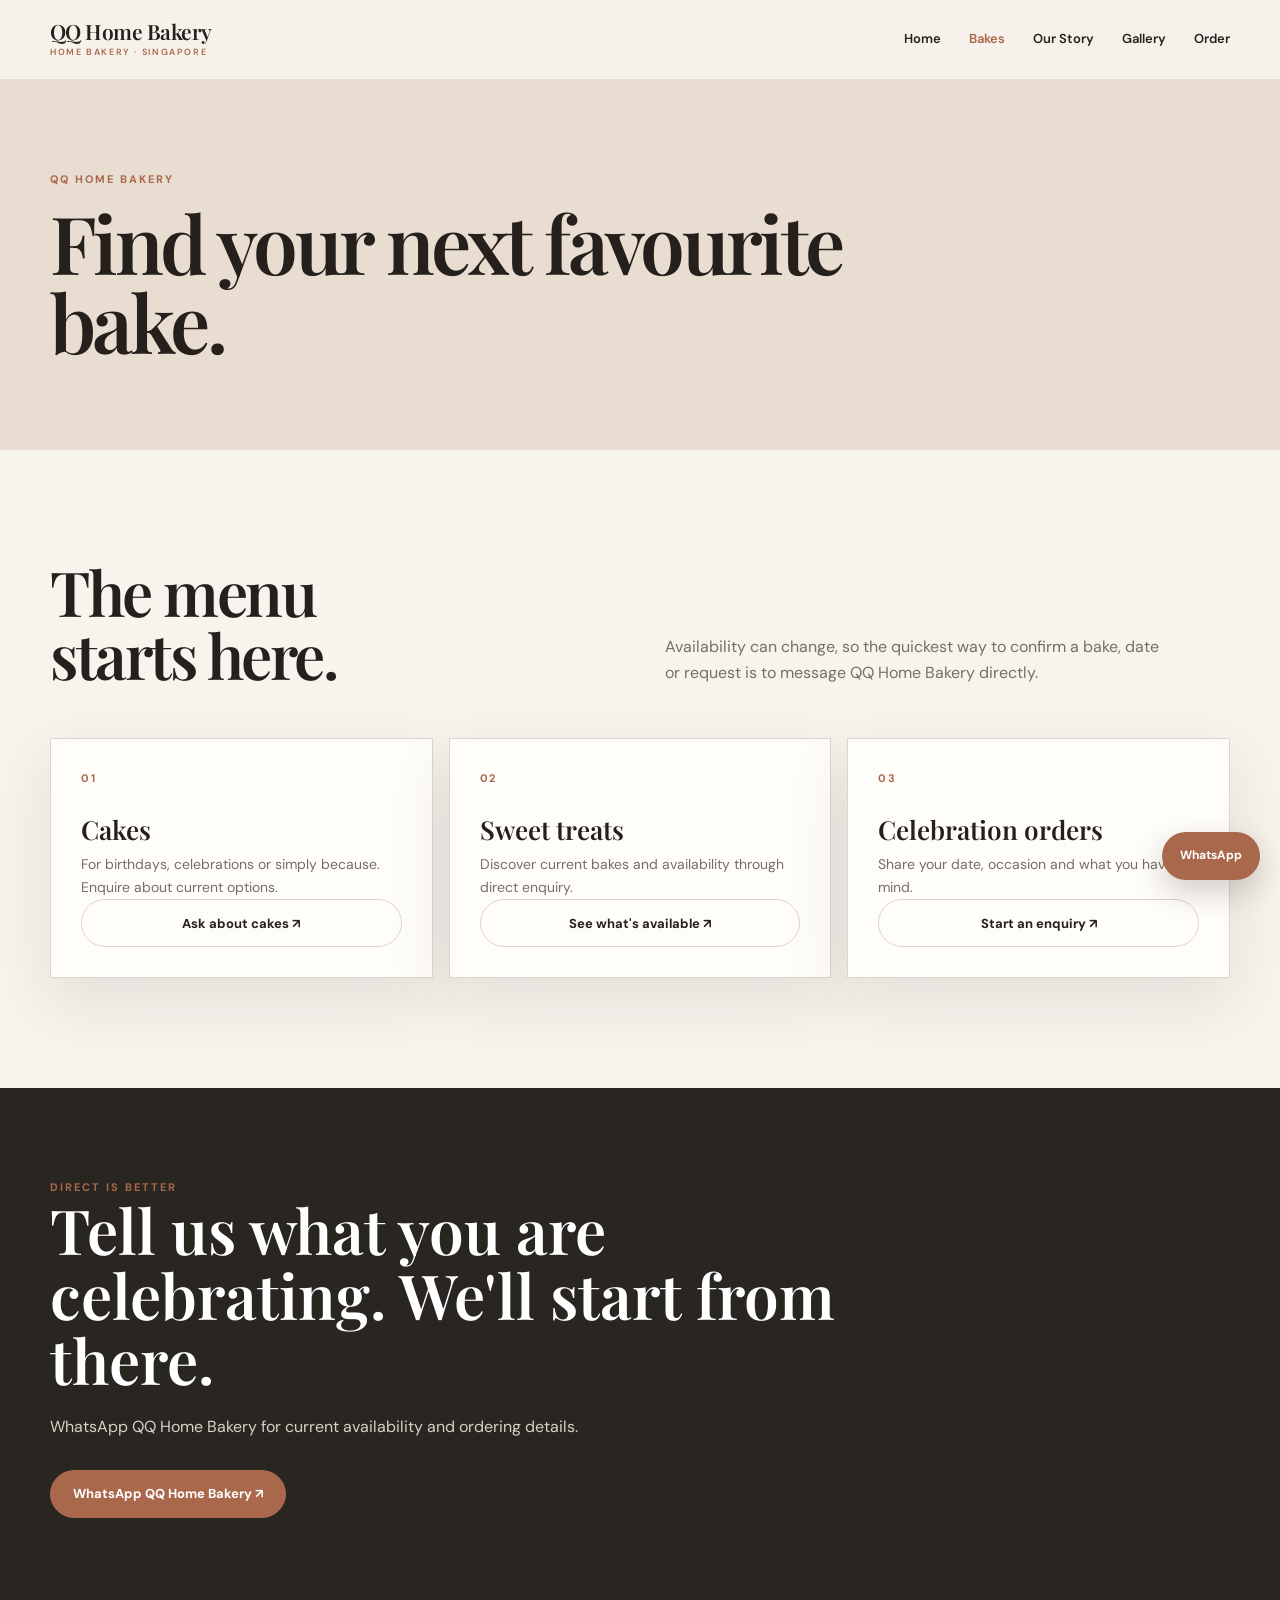
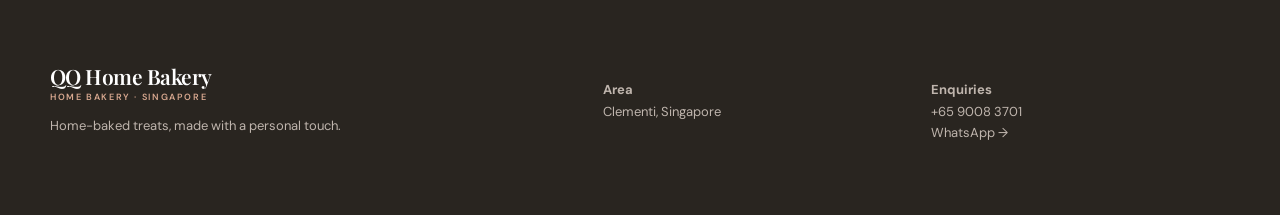
<file: services.html>
<!doctype html><html lang="en"><head><meta charset="utf-8"><meta name="viewport" content="width=device-width,initial-scale=1"><title>Bakes & Enquiries — QQ Home Bakery</title><link rel="stylesheet" href="styles.css"></head><body><header class="nav"><div class="w ni"><a class="brand" href="index.html">QQ Home Bakery<small>Home Bakery · Singapore</small></a><button class="menu" aria-label="Open menu" aria-expanded="false">☰</button><nav class="links"><a href="index.html">Home</a><a href="services.html">Bakes</a><a href="about.html">Our Story</a><a href="gallery.html">Gallery</a><a href="contact.html">Order</a></nav></div></header><main><header class="page-hero"><div class="w reveal"><div class="ey">QQ Home Bakery</div><h1>Find your next favourite bake.</h1></div></header><section><div class="w"><div class="head reveal"><h2>The menu<br>starts here.</h2><p>Availability can change, so the quickest way to confirm a bake, date or request is to message QQ Home Bakery directly.</p></div><div class="grid"><article class="card reveal"><span class="num">01</span><h3>Cakes</h3><p>For birthdays, celebrations or simply because. Enquire about current options.</p><a class="btn" href="https://wa.me/6590083701?text=Hi%20QQ%20Home%20Bakery%2C%20I%27d%20like%20to%20ask%20about%20cakes.">Ask about cakes ↗</a></article><article class="card reveal delay1"><span class="num">02</span><h3>Sweet treats</h3><p>Discover current bakes and availability through direct enquiry.</p><a class="btn" href="https://wa.me/6590083701?text=Hi%20QQ%20Home%20Bakery%2C%20what%20bakes%20are%20currently%20available%3F">See what's available ↗</a></article><article class="card reveal delay2"><span class="num">03</span><h3>Celebration orders</h3><p>Share your date, occasion and what you have in mind.</p><a class="btn" href="https://wa.me/6590083701?text=Hi%20QQ%20Home%20Bakery%2C%20I%20have%20a%20celebration%20order%20enquiry.">Start an enquiry ↗</a></article></div></div></section><section class="quote"><div class="w reveal"><div class="ey">Direct is better</div><h2>Tell us what you are celebrating. We'll start from there.</h2><p>WhatsApp QQ Home Bakery for current availability and ordering details.</p><div class="actions"><a class="btn primary" href="https://wa.me/6590083701?text=Hi%20QQ%20Home%20Bakery%2C%20I%27d%20like%20to%20enquire.">WhatsApp QQ Home Bakery ↗</a></div></div></section></main><footer class="footer"><div class="w foot"><div><div class="brand">QQ Home Bakery<small>Home Bakery · Singapore</small></div><p>Home-baked treats, made with a personal touch.</p></div><div><p><b>Area</b><br>Clementi, Singapore</p></div><div><p><b>Enquiries</b><br>+65 9008 3701<br><a href="https://wa.me/6590083701?text=Hi%20QQ%20Home%20Bakery%2C%20I%27d%20like%20to%20enquire.">WhatsApp →</a></p></div></div></footer><a class="float-wa" href="https://wa.me/6590083701?text=Hi%20QQ%20Home%20Bakery%2C%20I%27d%20like%20to%20enquire.">WhatsApp</a><script src="script.js" defer></script></body></html>
</file>
<file: styles.css>
@import url('https://fonts.googleapis.com/css2?family=DM+Sans:wght@400;500;600;700&family=Playfair+Display:wght@500;600;700&display=swap');
:root{--ink:#25201c;--paper:#f7f3ed;--white:#fffdf9;--sand:#e8ddd0;--clay:#a9684c;--clay-dark:#7e4936;--sage:#687064;--muted:#766e67;--line:#ded4c8;--dark:#292520;--shadow:0 22px 60px rgba(50,39,30,.10)}
*{box-sizing:border-box}html{scroll-behavior:smooth}body{margin:0;background:var(--paper);color:var(--ink);font-family:'DM Sans',sans-serif;line-height:1.65}img{display:block;width:100%;object-fit:cover}a{text-decoration:none;color:inherit;transition:.28s ease}.w{width:min(1180px,calc(100% - 40px));margin:auto}.nav{position:fixed;top:0;left:0;right:0;z-index:20;background:rgba(247,243,237,.92);backdrop-filter:blur(16px);border-bottom:1px solid transparent;transition:.3s}.nav.scrolled{border-color:var(--line);box-shadow:0 10px 35px rgba(50,39,30,.07)}.ni{height:78px;display:flex;align-items:center;justify-content:space-between;gap:30px}.brand{font:600 21px/1 'Playfair Display',serif;letter-spacing:-.025em}.brand small{display:block;margin-top:6px;font:600 9px/1 'DM Sans',sans-serif;letter-spacing:.18em;text-transform:uppercase;color:var(--clay)}.links{display:flex;align-items:center;gap:28px;font-size:13px;font-weight:600}.links a:hover,.links a.active{color:var(--clay)}.menu{display:none;border:0;background:none;font-size:25px;color:var(--ink);cursor:pointer}.hero{min-height:100svh;position:relative;display:flex;align-items:flex-end;overflow:hidden;background:var(--dark);color:#fff}.hero-media{position:absolute;inset:0}.hero-media img{height:100%;filter:brightness(.62) saturate(.82)}.hero:after{content:'';position:absolute;inset:0;background:linear-gradient(90deg,rgba(30,24,20,.82),rgba(30,24,20,.16) 70%),linear-gradient(0deg,rgba(30,24,20,.72),transparent 55%)}.hero-content{position:relative;z-index:1;padding:150px 0 86px;max-width:760px}.ey{font-size:11px;font-weight:700;letter-spacing:.18em;text-transform:uppercase;color:var(--clay)}.hero .ey{color:#e9c0a9}.hero h1{font:600 clamp(48px,7vw,88px)/.98 'Playfair Display',serif;letter-spacing:-.045em;margin:18px 0 22px;max-width:760px}.hero p{max-width:570px;color:#f3ece5;font-size:17px}.actions{display:flex;flex-wrap:wrap;gap:12px;margin-top:30px}.btn{display:inline-flex;align-items:center;justify-content:center;min-height:48px;padding:0 22px;border:1px solid var(--line);border-radius:999px;font-size:13px;font-weight:700}.btn:hover{transform:translateY(-2px)}.btn.primary{background:var(--clay);border-color:var(--clay);color:#fff}.hero .btn:not(.primary){border-color:rgba(255,255,255,.4);color:#fff;background:rgba(255,255,255,.07)}section{padding:110px 0}.head{display:grid;grid-template-columns:1fr 1fr;gap:50px;align-items:end;margin-bottom:52px}.head h2,.copy h2{font:600 clamp(38px,5vw,62px)/1.02 'Playfair Display',serif;letter-spacing:-.04em;margin:0}.head p,.copy p{color:var(--muted);max-width:510px;margin:0}.grid{display:grid;grid-template-columns:repeat(3,1fr);gap:16px}.card{background:var(--white);border:1px solid var(--line);padding:30px;min-height:240px;display:flex;flex-direction:column;justify-content:space-between;transition:.35s;box-shadow:var(--shadow)}.card:hover{transform:translateY(-6px);border-color:#c9b9aa}.num{font-size:11px;font-weight:700;color:var(--clay);letter-spacing:.16em}.card h3{font:600 26px/1.1 'Playfair Display',serif;margin:28px 0 8px}.card p{color:var(--muted);font-size:14px;margin:0}.split{display:grid;grid-template-columns:1fr 1fr;gap:18px;align-items:stretch}.panel{background:var(--white);border:1px solid var(--line);overflow:hidden;box-shadow:var(--shadow)}.panel img{height:100%;min-height:520px}.copy{padding:clamp(32px,5vw,70px);display:flex;flex-direction:column;justify-content:center}.facts{display:grid;grid-template-columns:1fr 1fr;margin-top:34px;border-top:1px solid var(--line)}.fact{padding:18px 10px 0 0;border-bottom:0}.fact b{display:block;font-size:10px;text-transform:uppercase;letter-spacing:.14em;color:var(--clay);margin-bottom:4px}.fact span{font-size:14px;color:var(--ink)}.feature{background:var(--sand)}.feature .panel{box-shadow:none}.gallery{display:grid;grid-template-columns:1.2fr .8fr .8fr;grid-auto-rows:260px;gap:14px}.gallery img{height:100%;box-shadow:var(--shadow);transition:.5s}.gallery img:hover{transform:scale(1.015)}.gallery img:first-child{grid-row:span 2}.quote{background:var(--dark);color:#fff;padding:90px 0}.quote h2{font:600 clamp(36px,5vw,62px)/1.05 'Playfair Display',serif;max-width:800px;margin:0}.quote p{color:#d9d0c8;margin:22px 0 0}.page-hero{padding:170px 0 90px;background:var(--sand)}.page-hero h1{font:600 clamp(48px,7vw,80px)/.98 'Playfair Display',serif;letter-spacing:-.045em;margin:15px 0 0;max-width:800px}.contact-box{display:grid;grid-template-columns:1.1fr .9fr;background:var(--dark);color:#fff;overflow:hidden}.contact-box .copy{padding:60px}.contact-box h2{color:#fff}.contact-box p{color:#d8d0c8}.contact-photo img{height:100%;min-height:460px}.footer{background:var(--dark);color:#eee5dc;padding:58px 0}.foot{display:grid;grid-template-columns:1.4fr .8fr .8fr;gap:30px}.footer .brand{color:#fff}.footer .brand small{color:#d8a88f}.footer p{font-size:13px;color:#bfb5ad}.footer a:hover{color:#e4b49d}.float-wa{position:fixed;right:20px;bottom:20px;z-index:30;background:var(--clay);color:#fff;padding:14px 18px;border-radius:999px;font-size:12px;font-weight:700;box-shadow:0 12px 30px rgba(50,39,30,.22)}.reveal{opacity:0;transform:translateY(24px)}.reveal.on{opacity:1;transform:none}.delay1{transition-delay:.08s}.delay2{transition-delay:.16s}@media(max-width:800px){.w{width:min(100% - 28px,1180px)}.ni{height:70px}.menu{display:block}.links{display:none;position:absolute;top:70px;left:14px;right:14px;background:var(--white);border:1px solid var(--line);padding:18px;box-shadow:var(--shadow);flex-direction:column;align-items:stretch;gap:0}.links.open{display:flex}.links a{padding:13px 4px;border-bottom:1px solid var(--line)}.links a:last-child{border:0}.hero-content{padding:125px 0 58px}.hero h1{font-size:52px}.hero p{font-size:15px}.head,.split,.contact-box{grid-template-columns:1fr}.grid{grid-template-columns:1fr}.card{min-height:190px}.gallery{grid-template-columns:1fr 1fr;grid-auto-rows:190px}.gallery img:first-child{grid-row:span 2}.panel img,.contact-photo img{min-height:360px}.copy{padding:34px}.facts{grid-template-columns:1fr}.foot{grid-template-columns:1fr}.page-hero{padding:135px 0 65px}section{padding:75px 0}.float-wa{right:14px;bottom:14px}}
@media(prefers-reduced-motion:reduce){*,*:before,*:after{scroll-behavior:auto!important;transition:none!important}.reveal{opacity:1;transform:none}}
</file>
